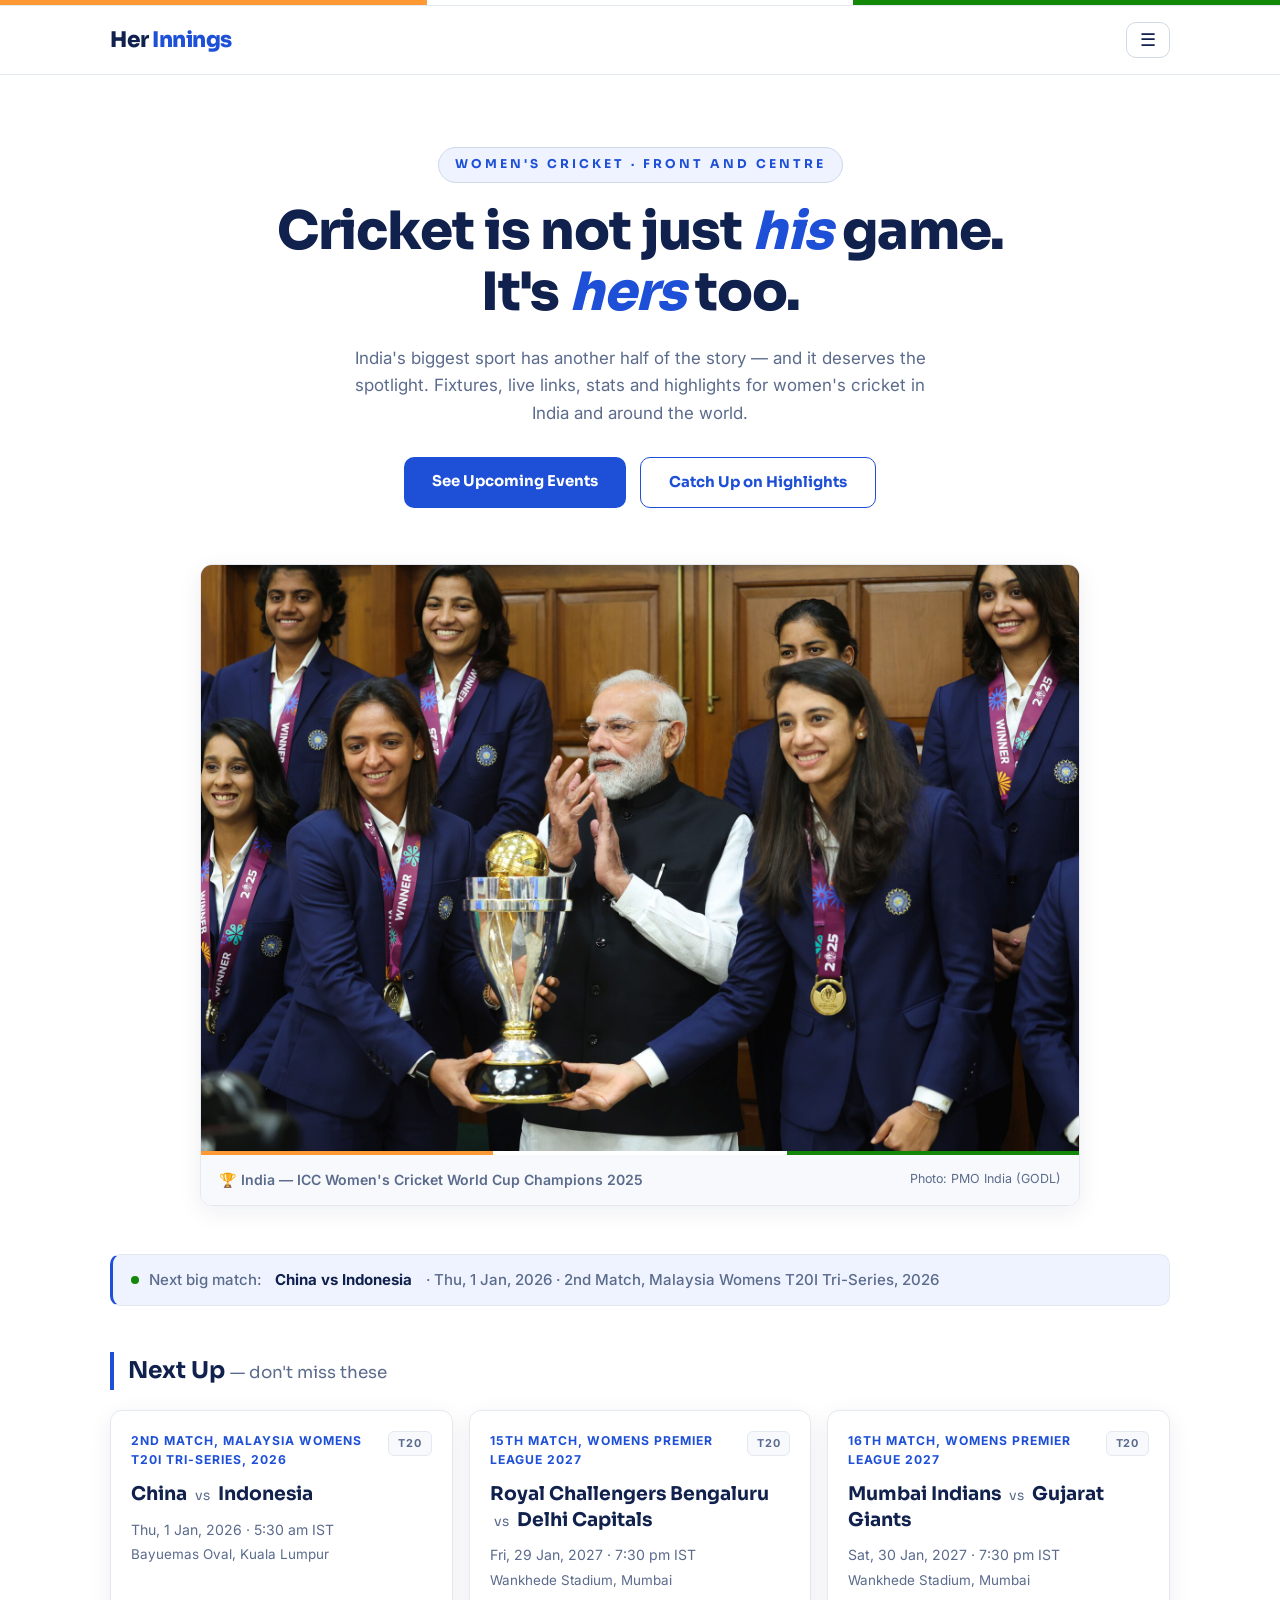
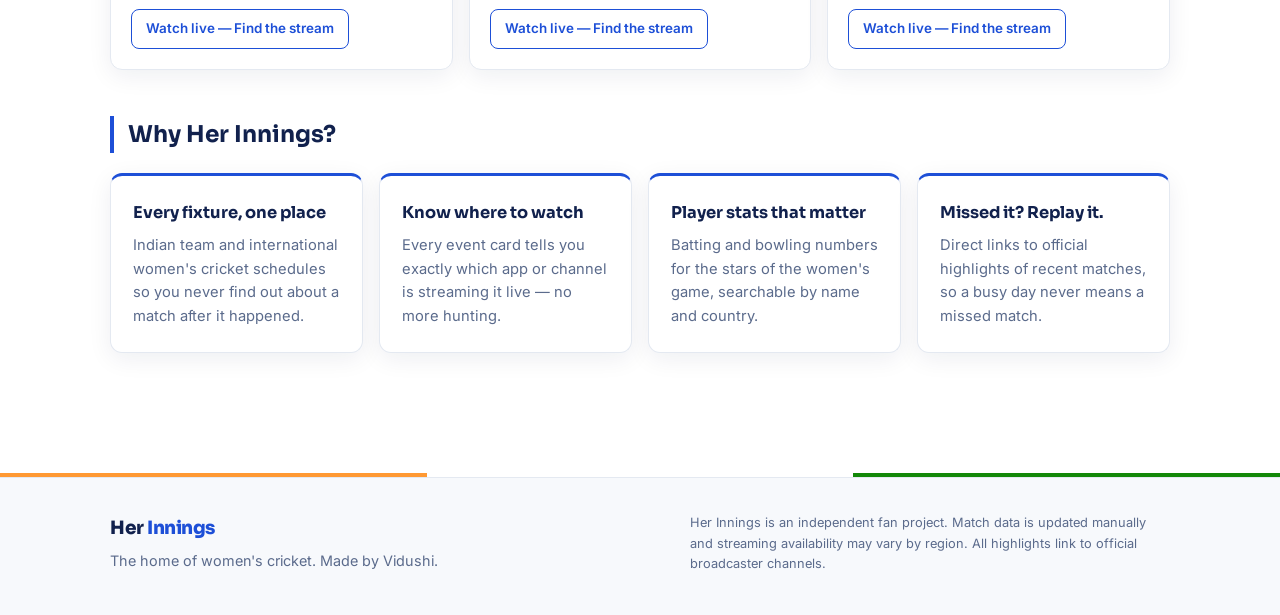
<file: index.html>
<!DOCTYPE html>
<html lang="en">
<head>
  <meta charset="UTF-8" />
  <meta name="viewport" content="width=device-width, initial-scale=1.0" />
  <title>Her Innings — The Home of Women's Cricket</title>
  <meta name="description" content="Upcoming women's cricket events, live match links, player stats and highlights — India and the world." />
  <link rel="preconnect" href="https://fonts.googleapis.com">
  <link href="https://fonts.googleapis.com/css2?family=Sora:wght@400;600;700;800&family=Inter:wght@400;500;600&display=swap" rel="stylesheet">
  <!-- bump ?v= on every deploy so browsers always fetch fresh files -->
  <link rel="stylesheet" href="css/style.css?v=10" />
</head>
<body>

  <!-- ===== NAVBAR ===== -->
  <header class="navbar">
    <div class="nav-inner">
      <a class="brand" href="index.html">
        <span class="brand-name">Her <span>Innings</span></span>
      </a>
      <nav class="nav-links" id="navLinks">
        <a href="index.html">Home</a>
        <a href="events.html">Events</a>
        <a href="stats.html">Stats</a>
        <a href="highlights.html">Highlights</a>
      </nav>
      <button class="nav-toggle" id="navToggle" aria-label="Menu">&#9776;</button>
    </div>
  </header>

  <main>
    <section class="page">
      <div class="hero">
        <div class="hero-inner">
          <p class="hero-kicker">WOMEN'S CRICKET · FRONT AND CENTRE</p>
          <h1>Cricket is not just <em>his</em> game.<br>It's <em>hers</em> too.</h1>
          <p class="hero-sub">
            India's biggest sport has another half of the story — and it deserves the spotlight.
            Fixtures, live links, stats and highlights for women's cricket in India and around the world.
          </p>
          <div class="hero-actions">
            <a href="events.html" class="btn btn-primary">See Upcoming Events</a>
            <a href="highlights.html" class="btn btn-ghost">Catch Up on Highlights</a>
          </div>
        </div>
        <figure class="hero-photo" id="heroPhoto">
          <img src="images/champions.jpg" alt="India — ICC Women's World Cup Champions 2025"
               onerror="document.getElementById('heroPhoto').style.display='none'" />
          <figcaption>🏆 India — ICC Women's Cricket World Cup Champions 2025 <span style="float:right; font-weight:400; font-size:0.78rem;">Photo: PMO India (GODL)</span></figcaption>
        </figure>
      </div>

      <div class="container">
        <div class="ticker" id="homeTicker"></div>

        <h2 class="section-title">Next Up <span class="title-accent">— don't miss these</span></h2>
        <div class="card-grid" id="homeUpcoming"></div>

        <h2 class="section-title">Why Her Innings?</h2>
        <div class="why-grid">
          <div class="why-card">
            <h3>Every fixture, one place</h3>
            <p>Indian team and international women's cricket schedules so you never find out about a match after it happened.</p>
          </div>
          <div class="why-card">
            <h3>Know where to watch</h3>
            <p>Every event card tells you exactly which app or channel is streaming it live — no more hunting.</p>
          </div>
          <div class="why-card">
            <h3>Player stats that matter</h3>
            <p>Batting and bowling numbers for the stars of the women's game, searchable by name and country.</p>
          </div>
          <div class="why-card">
            <h3>Missed it? Replay it.</h3>
            <p>Direct links to official highlights of recent matches, so a busy day never means a missed match.</p>
          </div>
        </div>
      </div>
    </section>
  </main>

  <footer class="footer">
    <div class="container footer-inner">
      <div>
        <p class="brand-name footer-brand">Her <span>Innings</span></p>
        <p class="footer-tag">The home of women's cricket. Made by Vidushi.</p>
      </div>
      <p class="footer-note">
        Her Innings is an independent fan project. Match data is updated manually and streaming availability may vary by region.
        All highlights link to official broadcaster channels.
      </p>
    </div>
  </footer>

  <script src="js/data.js?v=10"></script>
  <script src="js/app.js?v=10"></script>
  <script src="js/live.js?v=10"></script>
</body>
</html>
</file>
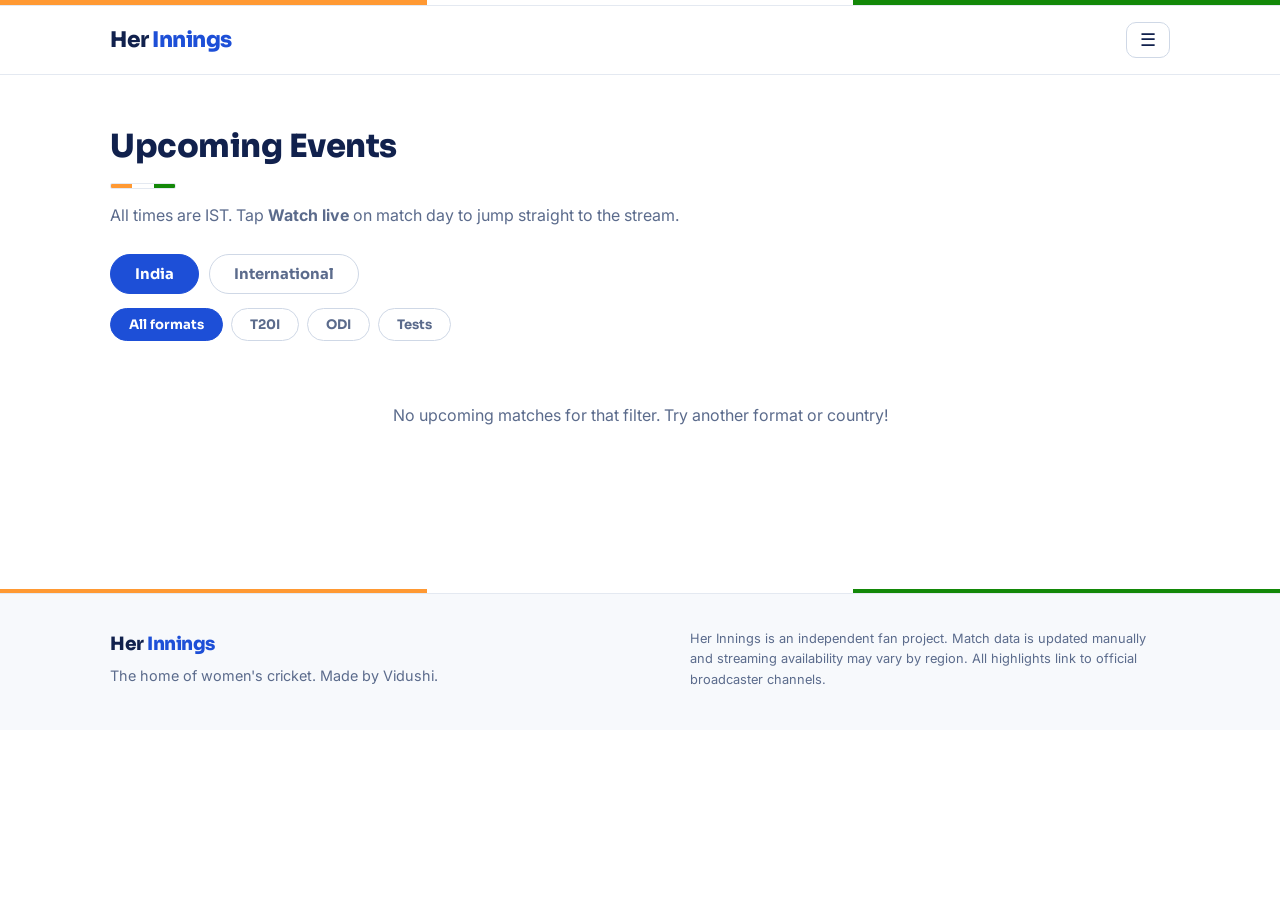
<file: events.html>
<!DOCTYPE html>
<html lang="en">
<head>
  <meta charset="UTF-8" />
  <meta name="viewport" content="width=device-width, initial-scale=1.0" />
  <title>Upcoming Events — Her Innings</title>
  <meta name="description" content="Upcoming women's cricket fixtures — India and international, T20I, ODI and Tests, with where to watch." />
  <link rel="preconnect" href="https://fonts.googleapis.com">
  <link href="https://fonts.googleapis.com/css2?family=Sora:wght@400;600;700;800&family=Inter:wght@400;500;600&display=swap" rel="stylesheet">
  <link rel="stylesheet" href="css/style.css?v=10" />
</head>
<body>

  <!-- ===== NAVBAR ===== -->
  <header class="navbar">
    <div class="nav-inner">
      <a class="brand" href="index.html">
        <span class="brand-name">Her <span>Innings</span></span>
      </a>
      <nav class="nav-links" id="navLinks">
        <a href="index.html">Home</a>
        <a href="events.html">Events</a>
        <a href="stats.html">Stats</a>
        <a href="highlights.html">Highlights</a>
      </nav>
      <button class="nav-toggle" id="navToggle" aria-label="Menu">&#9776;</button>
    </div>
  </header>

  <main>
    <section class="page">
      <div class="container">
        <h2 class="page-title">Upcoming Events</h2>
        <p class="page-sub">All times are IST. Tap <strong>Watch live</strong> on match day to jump straight to the stream.</p>

        <div class="subtabs">
          <button class="subtab active" data-events-tab="india">India</button>
          <button class="subtab" data-events-tab="world">International</button>
        </div>

        <div class="subtabs subtabs-format">
          <button class="subtab active" data-format-tab="all">All formats</button>
          <button class="subtab" data-format-tab="T20I">T20I</button>
          <button class="subtab" data-format-tab="ODI">ODI</button>
          <button class="subtab" data-format-tab="Test">Tests</button>
        </div>

        <div class="search-row" id="worldSearchRow" hidden>
          <input type="search" id="countrySearch" placeholder="Search a country" />
        </div>

        <div class="card-grid" id="eventsGrid"></div>
        <p class="empty-msg" id="eventsEmpty" hidden>No upcoming matches for that filter. Try another format or country!</p>
      </div>
    </section>
  </main>

  <footer class="footer">
    <div class="container footer-inner">
      <div>
        <p class="brand-name footer-brand">Her <span>Innings</span></p>
        <p class="footer-tag">The home of women's cricket. Made by Vidushi.</p>
      </div>
      <p class="footer-note">
        Her Innings is an independent fan project. Match data is updated manually and streaming availability may vary by region.
        All highlights link to official broadcaster channels.
      </p>
    </div>
  </footer>

  <script src="js/data.js?v=10"></script>
  <script src="js/app.js?v=10"></script>
  <script src="js/live.js?v=10"></script>
</body>
</html>
</file>
<file: css/style.css>
/* =========================================================
   Her Innings — Women's Cricket Hub
   Theme: clean white, India-blue lines, tricolour accents.
   ========================================================= */

:root {
  --bg: #ffffff;
  --bg-soft: #f7f9fc;
  --card: #ffffff;
  --border: #e4e9f1;
  --border-strong: #cfd8e6;
  --text: #11214d;            /* deep navy ink */
  --text-dim: #5b6b8c;
  --blue: #1d4fd7;            /* India jersey blue */
  --blue-dark: #14348f;
  --blue-soft: #eef3ff;
  --saffron: #ff9933;
  --green: #138808;
  --tricolour: linear-gradient(90deg, #ff9933 0 33.33%, #ffffff 33.33% 66.66%, #138808 66.66% 100%);
  --radius: 12px;
  --shadow: 0 6px 24px rgba(17, 33, 77, 0.07);
  --font-display: 'Sora', sans-serif;
  --font-body: 'Inter', sans-serif;
}

* { margin: 0; padding: 0; box-sizing: border-box; }

html { scroll-behavior: smooth; }

body {
  background: var(--bg);
  color: var(--text);
  font-family: var(--font-body);
  line-height: 1.6;
  min-height: 100vh;
}

.container { max-width: 1100px; margin: 0 auto; padding: 0 20px; }

/* ===== Tricolour top ribbon ===== */
body::before {
  content: "";
  display: block;
  height: 5px;
  background: var(--tricolour);
  border-bottom: 1px solid var(--border);
}

/* ===== Navbar ===== */
.navbar {
  position: sticky; top: 0; z-index: 100;
  background: rgba(255, 255, 255, 0.94);
  backdrop-filter: blur(10px);
  border-bottom: 1px solid var(--border);
}
.nav-inner {
  max-width: 1100px; margin: 0 auto; padding: 16px 20px;
  display: flex; align-items: center; justify-content: space-between; gap: 16px;
}
.brand { text-decoration: none; }
.brand-name {
  font-family: var(--font-display); font-weight: 800; font-size: 1.35rem;
  color: var(--text); letter-spacing: -0.5px;
}
.brand-name span { color: var(--blue); }
/* dropdown menu behind the hamburger (all screen sizes) */
.nav-links {
  display: none; position: absolute; top: calc(100% + 8px); right: 20px;
  flex-direction: column; min-width: 220px; padding: 8px;
  background: #ffffff; border: 1px solid var(--border); border-radius: var(--radius);
  box-shadow: 0 12px 32px rgba(17, 33, 77, 0.14);
  animation: menuDrop 0.18s ease;
}
.nav-links.open { display: flex; }
@keyframes menuDrop { from { opacity: 0; transform: translateY(-6px); } to { opacity: 1; transform: none; } }
.nav-links a {
  color: var(--text-dim); text-decoration: none; font-weight: 600; font-size: 0.95rem;
  padding: 11px 14px; border-radius: 8px; border-left: 3px solid transparent;
  transition: all 0.15s;
}
.nav-links a:hover { color: var(--text); background: var(--bg-soft); }
.nav-links a.active { color: var(--blue); background: var(--blue-soft); border-left-color: var(--blue); }
.nav-toggle {
  display: block; background: #ffffff; border: 1.5px solid var(--border-strong); color: var(--text);
  font-size: 1.15rem; line-height: 1; padding: 8px 13px; border-radius: 10px; cursor: pointer;
  transition: all 0.2s;
}
.nav-toggle:hover { border-color: var(--blue); color: var(--blue); }

/* ===== Pages (each one is its own .html file now) ===== */
.page { display: block; padding-bottom: 80px; animation: fadeIn 0.3s ease; }
@keyframes fadeIn { from { opacity: 0; } to { opacity: 1; } }

/* ===== Hero — centred headline, photo banner below ===== */
.hero { padding: 72px 20px 0; text-align: center; }
.hero-inner { max-width: 780px; margin: 0 auto; }
.hero-kicker {
  display: inline-block;
  font-family: var(--font-display); font-weight: 700; font-size: 0.76rem;
  letter-spacing: 3px; color: var(--blue); margin-bottom: 18px;
  padding: 7px 16px; border: 1px solid var(--border-strong); border-radius: 999px;
  background: var(--blue-soft);
}
.hero h1 {
  font-family: var(--font-display); font-size: clamp(2rem, 4.6vw, 3.3rem);
  font-weight: 800; line-height: 1.16; letter-spacing: -1px;
}
.hero h1 em { font-style: italic; color: var(--blue); }
.hero-sub { color: var(--text-dim); font-size: 1.06rem; margin: 22px auto 30px; max-width: 580px; }
.hero-actions { display: flex; gap: 14px; flex-wrap: wrap; justify-content: center; }

.hero-photo {
  max-width: 880px; margin: 56px auto 0;
  border-radius: var(--radius); overflow: hidden;
  background: var(--card); border: 1px solid var(--border);
  box-shadow: var(--shadow); text-align: left;
}
.hero-photo img { display: block; width: 100%; height: auto; }
.hero-photo figcaption {
  padding: 14px 18px; font-size: 0.88rem; font-weight: 600; color: var(--text-dim);
  border-top: 4px solid;
  border-image: var(--tricolour) 1;
  background: var(--bg-soft);
}

.btn {
  display: inline-block; padding: 13px 28px; border-radius: 10px;
  font-family: var(--font-display); font-weight: 700; font-size: 0.93rem;
  text-decoration: none; transition: all 0.2s; cursor: pointer; border: none;
}
.btn-primary { background: var(--blue); color: #ffffff; }
.btn-primary:hover { background: var(--blue-dark); transform: translateY(-1px); }
.btn-ghost { background: #ffffff; color: var(--blue); border: 1.5px solid var(--blue); }
.btn-ghost:hover { background: var(--blue-soft); }

/* ===== Ticker ===== */
.ticker {
  margin: 48px 0 6px; padding: 13px 18px;
  background: var(--blue-soft);
  border: 1px solid var(--border); border-left: 3px solid var(--blue);
  border-radius: 10px;
  font-weight: 500; font-size: 0.94rem; color: var(--text-dim);
  display: flex; align-items: center; gap: 10px;
}
.ticker strong { color: var(--text); }
.ticker .dot {
  width: 8px; height: 8px; border-radius: 50%; background: var(--green);
  animation: pulse 1.4s infinite; flex-shrink: 0;
}
@keyframes pulse { 0%,100% { opacity: 1; } 50% { opacity: 0.3; } }

/* ===== Section titles ===== */
.section-title {
  font-family: var(--font-display); font-size: 1.45rem; font-weight: 700;
  margin: 46px 0 20px; padding-left: 14px;
  border-left: 4px solid var(--blue);
}
.title-accent { color: var(--text-dim); font-weight: 400; font-size: 1.05rem; }
.page-title {
  font-family: var(--font-display); font-size: 2rem; font-weight: 800;
  margin: 46px 0 8px; letter-spacing: -0.5px;
}
.page-title::after {
  content: ""; display: block; width: 64px; height: 4px; margin-top: 10px;
  background: var(--tricolour); border: 1px solid var(--border); border-radius: 2px;
}
.page-sub { color: var(--text-dim); margin: 14px 0 26px; max-width: 640px; }

/* ===== Why grid ===== */
.why-grid { display: grid; grid-template-columns: repeat(auto-fit, minmax(230px, 1fr)); gap: 16px; }
.why-card {
  background: var(--card); border: 1px solid var(--border); border-top: 3px solid var(--blue);
  border-radius: var(--radius); padding: 24px 22px; box-shadow: var(--shadow);
}
.why-card h3 {
  font-family: var(--font-display); font-size: 1.02rem; margin-bottom: 8px; color: var(--text);
}
.why-card p { color: var(--text-dim); font-size: 0.92rem; margin-top: 8px; }

/* ===== Sub-tabs ===== */
.subtabs { display: flex; gap: 10px; margin-bottom: 22px; flex-wrap: wrap; }
.subtab {
  background: #ffffff; color: var(--text-dim); border: 1.5px solid var(--border-strong);
  padding: 10px 24px; border-radius: 999px; font-family: var(--font-display);
  font-weight: 700; font-size: 0.92rem; cursor: pointer; transition: all 0.2s;
}
.subtab:hover { color: var(--blue); border-color: var(--blue); }
.subtab.active { background: var(--blue); color: #ffffff; border-color: var(--blue); }
.subtabs-format { margin-top: -8px; gap: 8px; }
.subtabs-format .subtab { padding: 7px 18px; font-size: 0.82rem; }

/* ===== Search & filters ===== */
.search-row { margin-bottom: 24px; }
.filter-row { display: flex; gap: 12px; margin-bottom: 26px; flex-wrap: wrap; }
input[type="search"], select {
  background: #ffffff; border: 1.5px solid var(--border-strong); color: var(--text);
  padding: 12px 16px; border-radius: 10px; font-family: var(--font-body);
  font-size: 0.95rem; outline: none; transition: border-color 0.2s;
}
input[type="search"]::placeholder { color: #93a3bf; }
input[type="search"] { width: 100%; max-width: 480px; }
.filter-row input[type="search"] { flex: 1; min-width: 220px; }
input[type="search"]:focus, select:focus { border-color: var(--blue); }
select { cursor: pointer; }

/* ===== Flags ===== */
.flag {
  width: 24px; height: 18px; object-fit: cover;
  border-radius: 3px; vertical-align: -3px; margin-right: 8px;
  box-shadow: 0 0 0 1px var(--border);
}
.flag-wi {
  display: inline-flex; align-items: center; justify-content: center;
  width: 24px; height: 18px; vertical-align: -3px; margin-right: 8px;
  background: #7b1c2e; color: #f6d186; border-radius: 3px;
  font-size: 0.55rem; font-weight: 800; letter-spacing: 0.5px;
  box-shadow: 0 0 0 1px var(--border);
}
.player-sub .flag, .player-sub .flag-wi {
  width: 18px; height: 13px; vertical-align: -2px; margin-right: 6px; font-size: 0.45rem;
}

/* ===== Match cards ===== */
.card-grid { display: grid; grid-template-columns: repeat(auto-fill, minmax(320px, 1fr)); gap: 16px; }
.match-card {
  background: var(--card); border: 1px solid var(--border); border-radius: var(--radius);
  padding: 20px; display: flex; flex-direction: column; gap: 12px;
  box-shadow: var(--shadow); transition: border-color 0.2s, transform 0.2s;
}
.match-card:hover { border-color: var(--blue); transform: translateY(-2px); }
.match-card.india-match { border-left: 4px solid var(--saffron); }
.match-top { display: flex; justify-content: space-between; align-items: flex-start; gap: 10px; }
.match-tournament {
  font-size: 0.76rem; font-weight: 700; letter-spacing: 1px; text-transform: uppercase;
  color: var(--blue);
}
.match-teams {
  font-family: var(--font-display); font-size: 1.18rem; font-weight: 700; line-height: 1.35;
  color: var(--text);
}
.match-teams .vs { color: var(--text-dim); font-size: 0.85rem; font-weight: 400; padding: 0 4px; }
.match-meta { color: var(--text-dim); font-size: 0.88rem; display: flex; flex-direction: column; gap: 3px; }
.match-venue { font-size: 0.84rem; }
.match-watch { margin-top: auto; display: flex; gap: 8px; flex-wrap: wrap; padding-top: 6px; }
.watch-link {
  display: inline-block;
  background: #ffffff; color: var(--blue);
  border: 1.5px solid var(--blue);
  padding: 8px 14px; border-radius: 8px; text-decoration: none;
  font-weight: 600; font-size: 0.84rem; transition: all 0.2s;
}
.watch-link:hover { background: var(--blue); color: #ffffff; }
.badge {
  font-size: 0.68rem; font-weight: 700; letter-spacing: 0.8px; padding: 3px 9px;
  border-radius: 6px; text-transform: uppercase; white-space: nowrap;
}
.badge-today { background: #e9f8ee; color: var(--green); border: 1px solid #b9e6c6; }
.badge-format { background: var(--bg-soft); color: var(--text-dim); border: 1px solid var(--border); }

/* ===== Player cards ===== */
.player-grid { display: grid; grid-template-columns: repeat(auto-fill, minmax(300px, 1fr)); gap: 16px; }
.player-card {
  background: var(--card); border: 1px solid var(--border); border-radius: var(--radius);
  padding: 20px; box-shadow: var(--shadow); transition: border-color 0.2s, transform 0.2s;
}
.player-card:hover { border-color: var(--blue); transform: translateY(-2px); }
.player-head { display: flex; align-items: center; gap: 14px; margin-bottom: 16px; }
.player-avatar {
  width: 50px; height: 50px; border-radius: 50%; flex-shrink: 0;
  display: flex; align-items: center; justify-content: center;
  font-family: var(--font-display); font-weight: 800; font-size: 1rem;
  background: var(--blue-soft); color: var(--blue); border: 1.5px solid #c4d4f7;
}
.player-name { font-family: var(--font-display); font-weight: 700; font-size: 1.06rem; }
.player-sub { color: var(--text-dim); font-size: 0.84rem; }
.player-stats {
  display: grid; grid-template-columns: repeat(3, 1fr); gap: 10px;
  border-top: 1px solid var(--border); padding-top: 14px;
}
.stat { text-align: center; }
.stat-val { font-family: var(--font-display); font-weight: 800; font-size: 1.12rem; color: var(--blue-dark); }
.stat-label { font-size: 0.68rem; color: var(--text-dim); letter-spacing: 0.7px; text-transform: uppercase; }
.player-note { margin-top: 12px; font-size: 0.83rem; color: var(--text-dim); font-style: italic; }

/* ===== Highlights ===== */
.highlight-list { display: flex; flex-direction: column; gap: 12px; }
.highlight-card {
  background: var(--card); border: 1px solid var(--border); border-left: 4px solid var(--green);
  border-radius: var(--radius);
  padding: 20px 22px; display: flex; justify-content: space-between; gap: 18px;
  align-items: center; flex-wrap: wrap; box-shadow: var(--shadow); transition: border-color 0.2s;
}
.highlight-card:hover { border-color: var(--blue); border-left-color: var(--green); }
.highlight-info { flex: 1; min-width: 240px; }
.highlight-result { font-weight: 600; color: var(--green); font-size: 0.9rem; margin-top: 4px; }
.highlight-meta { color: var(--text-dim); font-size: 0.85rem; margin-top: 2px; }

/* ===== Empty states ===== */
.empty-msg { color: var(--text-dim); text-align: center; padding: 40px 0; font-size: 1rem; }

/* ===== Footer ===== */
.footer { background: var(--bg-soft); padding: 40px 0; margin-top: 40px; position: relative; }
.footer::before {
  content: "";
  position: absolute; top: 0; left: 0; right: 0; height: 4px;
  background: var(--tricolour);
  border-bottom: 1px solid var(--border);
}
.footer-inner { display: flex; justify-content: space-between; gap: 30px; flex-wrap: wrap; }
.footer-brand { font-size: 1.15rem; }
.footer-tag { color: var(--text-dim); font-size: 0.9rem; margin-top: 6px; }
.footer-note { color: var(--text-dim); font-size: 0.8rem; max-width: 480px; }

/* ===== Responsive ===== */
@media (max-width: 720px) {
  .hero { padding: 48px 20px 0; }
  .hero-photo { margin-top: 40px; }
  .footer-inner { flex-direction: column; }
}
</file>
